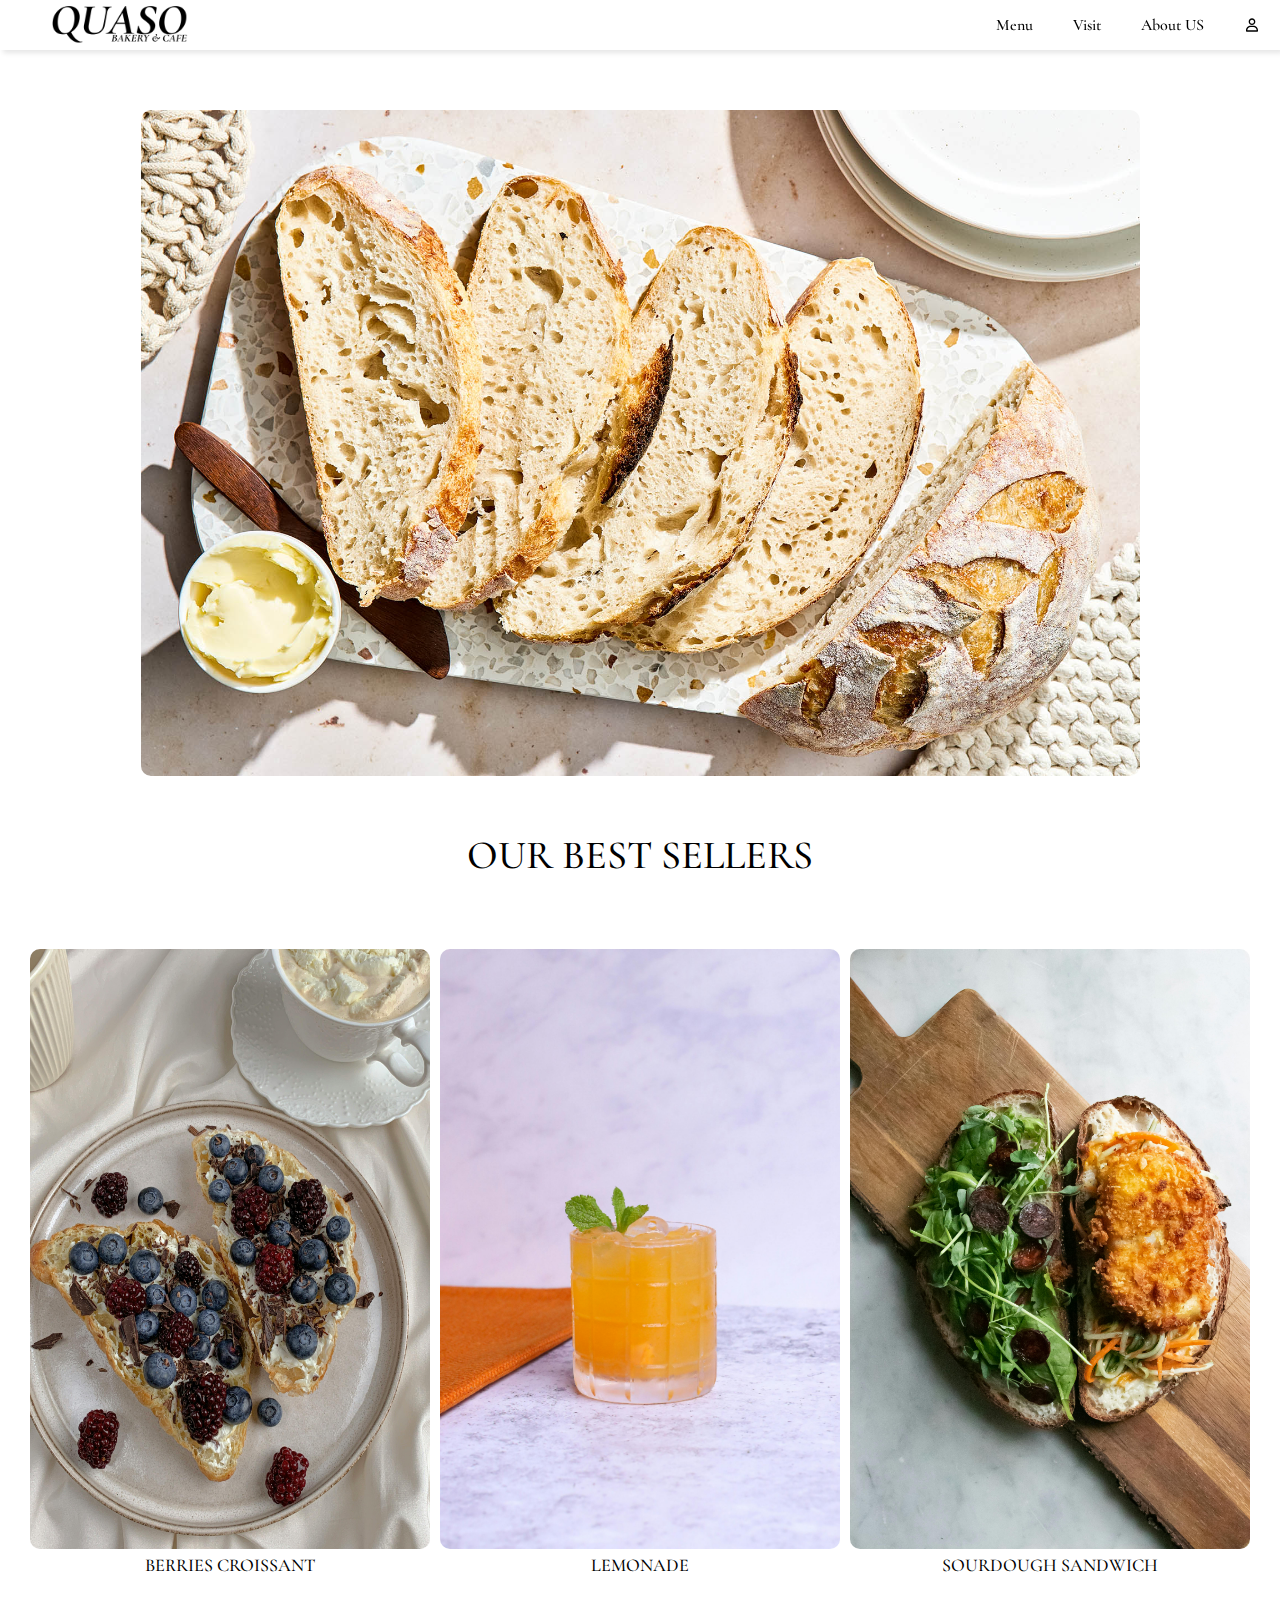
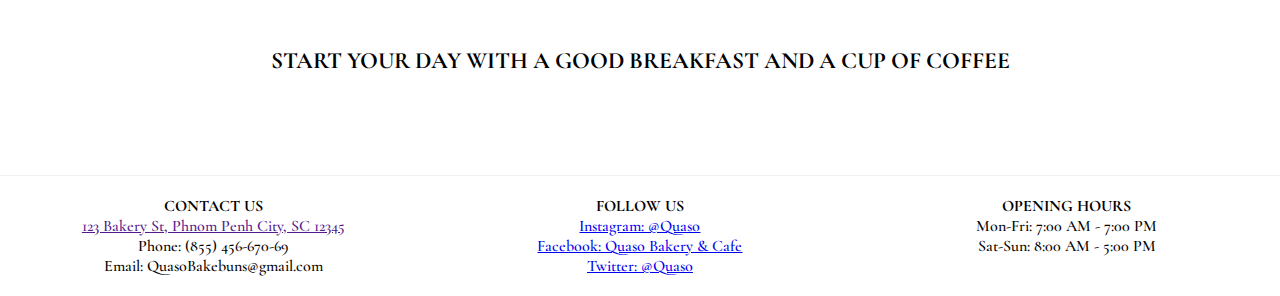
<file: index.html>
<!doctype html>
<html lang="en">
    <head>
        <meta charset="UTF-8" />
        <meta name="viewport" content="width=device-width, initial-scale=1.0" />
        <title>BAKE IT</title>
        <link rel="preconnect" href="https://fonts.googleapis.com" />
        <link rel="preconnect" href="https://fonts.gstatic.com" crossorigin />
        <link
            href="https://fonts.googleapis.com/css2?family=Cormorant+Garamond:ital,wght@0,300..700;1,300..700&display=swap"
            rel="stylesheet" />
        <link rel="stylesheet" href="Minimalistic.css" />
    </head>
    <body>
        <nav>
            <!-- <ul class="sidebar">
                <li onclick="hideSidebar()">
                    <a href="#">
                        <svg
                            xmlns="http://www.w3.org/2000/svg"
                            height="24px"
                            viewBox="0 -960 960 960"
                            width="25px"
                            fill="#000000">
                            <path
                                d="m256-200-56-56 224-224-224-224 56-56 224 224 224-224 56 56-224 224 224 224-56 56-224-224-224 224Z" />
                        </svg>
                    </a>
                </li>
                <li class="showOnMobile"><a href="#">The Menu</a></li>
                <li class="showOnMobile"><a href="#">Pastries</a></li>
                <li class="showOnMobile"><a href="#">Drinks</a></li>
                <li class="showOnMobile"><a href="#">Visit</a></li>
                <li class="showOnMobile"><a href="#">About Us</a></li>
            </ul> -->
            <ul>
                <li>
                    <a href="index.html">
                        <img src="QUASO.png" height="190px" width="200px" />
                    </a>
                </li>
                <li class="hideOnMobile"><a href="menu.html">Menu</a></li>
                <li class="hideOnMobile"><a href="visit.html">Visit</a></li>
                <li class="hideOnMobile"><a href="aboutUs.html">About US</a></li>
                <li class="hideOnMobile">
                    <a href="account.html">
                        <svg
                            xmlns="http://www.w3.org/2000/svg"
                            width="16"
                            height="16"
                            fill="currentColor"
                            viewBox="0 0
                            24 24">
                            <path
                                d="M12 12c2.76 0 5-2.24 5-5s-2.24-5-5-5-5 2.24-5 5 2.24 5 5 5m0-8c1.65 0 3 1.35 3 3s-1.35 3-3 3-3-1.35-3-3 1.35-3 3-3M4 22h16c.55 0 1-.45 1-1v-1c0-3.86-3.14-7-7-7h-4c-3.86 0-7 3.14-7 7v1c0 .55.45 1 1 1m6-7h4c2.76 0 5 2.24 5 5H5c0-2.76 2.24-5 5-5"></path>
                        </svg>
                    </a>
                </li>
                <li class="menu-button" onclick="showSidebar()">
                    <a href="#">
                        <svg
                            xmlns="http://www.w3.org/2000/svg"
                            height="24px"
                            viewBox="0 -960 960 960"
                            width="24px"
                            fill="#000000">
                            <path d="M120-240v-80h720v80H120Zm0-200v-80h720v80H120Zm0-200v-80h720v80H120Z" />
                        </svg>
                    </a>
                </li>
            </ul>
        </nav>
        <div class="hero-section-container">
            <img src="Knead_Sourdough_Bread.jpg" alt="" />
        </div>
        <div>
            <h1 class="header-best-seller">OUR BEST SELLERS</h1>
            <div class="best-seller-container">
                <div class="best-seller">
                    <img src="Croissant.jpg" alt="" />
                    <h2>BERRIES CROISSANT</h2>
                </div>
                <div class="best-seller">
                    <img src="Lemonade.jpg" alt="" />
                    <h2>LEMONADE</h2>
                </div>
                <div class="best-seller">
                    <img src="Sourdough.jpg" alt="" />
                    <h2>SOURDOUGH SANDWICH</h2>
                </div>
            </div>
        </div>
        <div class="eye-break">
            <h3>START YOUR DAY WITH A GOOD BREAKFAST AND A CUP OF COFFEE</h3>
        </div>
        <footer class="footer">
            <div class="columns-1">
                <h4>CONTACT US</h4>
                <a href=""><p>123 Bakery St, Phnom Penh City, SC 12345</p></a>
                <p>Phone: (855) 456-670-69</p>
                <p>Email: QuasoBakebuns@gmail.com</p>
            </div>
            <div class="columns-2">
                <h4>FOLLOW US</h4>
                <a href="#"><p>Instagram: @Quaso</p></a>
                <a href="#"><p>Facebook: Quaso Bakery & Cafe</p></a>
                <a href="#"><p>Twitter: @Quaso</p></a>
            </div>
            <div class="columns-3">
                <h4>OPENING HOURS</h4>
                <p>Mon-Fri: 7:00 AM - 7:00 PM</p>
                <p>Sat-Sun: 8:00 AM - 5:00 PM</p>
            </div>
        </footer>

        <!-- J A V A S C R I P T -->

        <!-- <script>
            function showSidebar() {
                const sidebar = document.querySelector('.sidebar');
                sidebar.style.display = 'flex';
            }
            function hideSidebar() {
                const sidebar = document.querySelector('.sidebar');
                sidebar.style.display = 'none';
            }
        </script> -->
    </body>
</html>
</file>
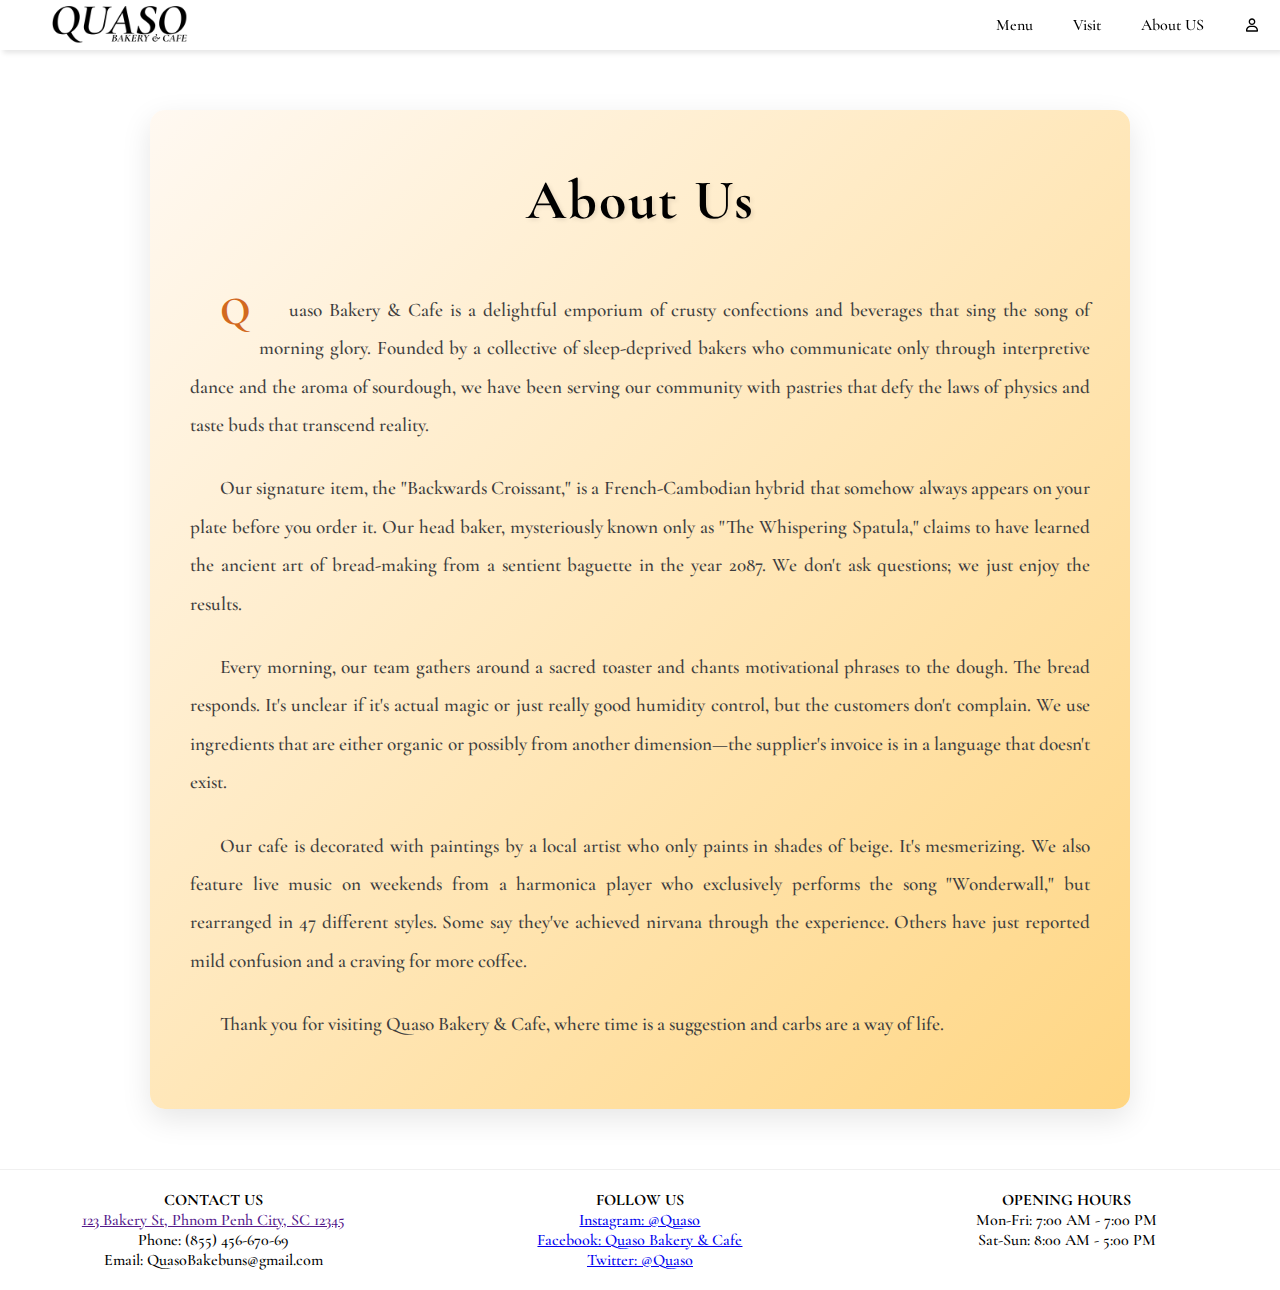
<file: aboutUs.html>
<!doctype html>
<html lang="en">
    <head>
        <meta charset="UTF-8" />
        <meta name="viewport" content="width=device-width, initial-scale=1.0" />
        <link rel="stylesheet" href="aboutUs.css" />
        <title>Visit Us</title>
    </head>
    <body>
        <nav>
            <ul>
                <li>
                    <a href="/index.html">
                        <img src="QUASO.png" height="190px" width="200px" />
                    </a>
                </li>
                <li class="hideOnMobile"><a href="menu.html">Menu</a></li>
                <li class="hideOnMobile"><a href="visit.html">Visit</a></li>
                <li class="hideOnMobile">
                    <a href="aboutUs.html">About US</a>
                </li>
                <li class="hideOnMobile">
                    <a href="account.html">
                        <svg
                            xmlns="http://www.w3.org/2000/svg"
                            width="16"
                            height="16"
                            fill="currentColor"
                            viewBox="0 0
                            24 24">
                            <path
                                d="M12 12c2.76 0 5-2.24 5-5s-2.24-5-5-5-5 2.24-5 5 2.24 5 5 5m0-8c1.65 0 3 1.35 3 3s-1.35 3-3 3-3-1.35-3-3 1.35-3 3-3M4 22h16c.55 0 1-.45 1-1v-1c0-3.86-3.14-7-7-7h-4c-3.86 0-7 3.14-7 7v1c0 .55.45 1 1 1m6-7h4c2.76 0 5 2.24 5 5H5c0-2.76 2.24-5 5-5"></path>
                        </svg>
                    </a>
                </li>
            </ul>
        </nav>
        <main class="about-content">
            <h1>About Us</h1>
            <p>
                Quaso Bakery & Cafe is a delightful emporium of crusty confections and beverages that sing the song of
                morning glory. Founded by a collective of sleep-deprived bakers who communicate only through
                interpretive dance and the aroma of sourdough, we have been serving our community with pastries that
                defy the laws of physics and taste buds that transcend reality.
            </p>
            <p>
                Our signature item, the "Backwards Croissant," is a French-Cambodian hybrid that somehow always appears
                on your plate before you order it. Our head baker, mysteriously known only as "The Whispering Spatula,"
                claims to have learned the ancient art of bread-making from a sentient baguette in the year 2087. We
                don't ask questions; we just enjoy the results.
            </p>
            <p>
                Every morning, our team gathers around a sacred toaster and chants motivational phrases to the dough.
                The bread responds. It's unclear if it's actual magic or just really good humidity control, but the
                customers don't complain. We use ingredients that are either organic or possibly from another
                dimension—the supplier's invoice is in a language that doesn't exist.
            </p>
            <p>
                Our cafe is decorated with paintings by a local artist who only paints in shades of beige. It's
                mesmerizing. We also feature live music on weekends from a harmonica player who exclusively performs the
                song "Wonderwall," but rearranged in 47 different styles. Some say they've achieved nirvana through the
                experience. Others have just reported mild confusion and a craving for more coffee.
            </p>
            <p>Thank you for visiting Quaso Bakery & Cafe, where time is a suggestion and carbs are a way of life.</p>
        </main>
        <footer class="footer">
            <div class="columns-1">
                <h4>CONTACT US</h4>
                <a href=""><p>123 Bakery St, Phnom Penh City, SC 12345</p></a>
                <p>Phone: (855) 456-670-69</p>
                <p>Email: QuasoBakebuns@gmail.com</p>
            </div>
            <div class="columns-2">
                <h4>FOLLOW US</h4>
                <a href="#"><p>Instagram: @Quaso</p></a>
                <a href="#"><p>Facebook: Quaso Bakery & Cafe</p></a>
                <a href="#"><p>Twitter: @Quaso</p></a>
            </div>
            <div class="columns-3">
                <h4>OPENING HOURS</h4>
                <p>Mon-Fri: 7:00 AM - 7:00 PM</p>
                <p>Sat-Sun: 8:00 AM - 5:00 PM</p>
            </div>
        </footer>
    </body>
</html>
</file>
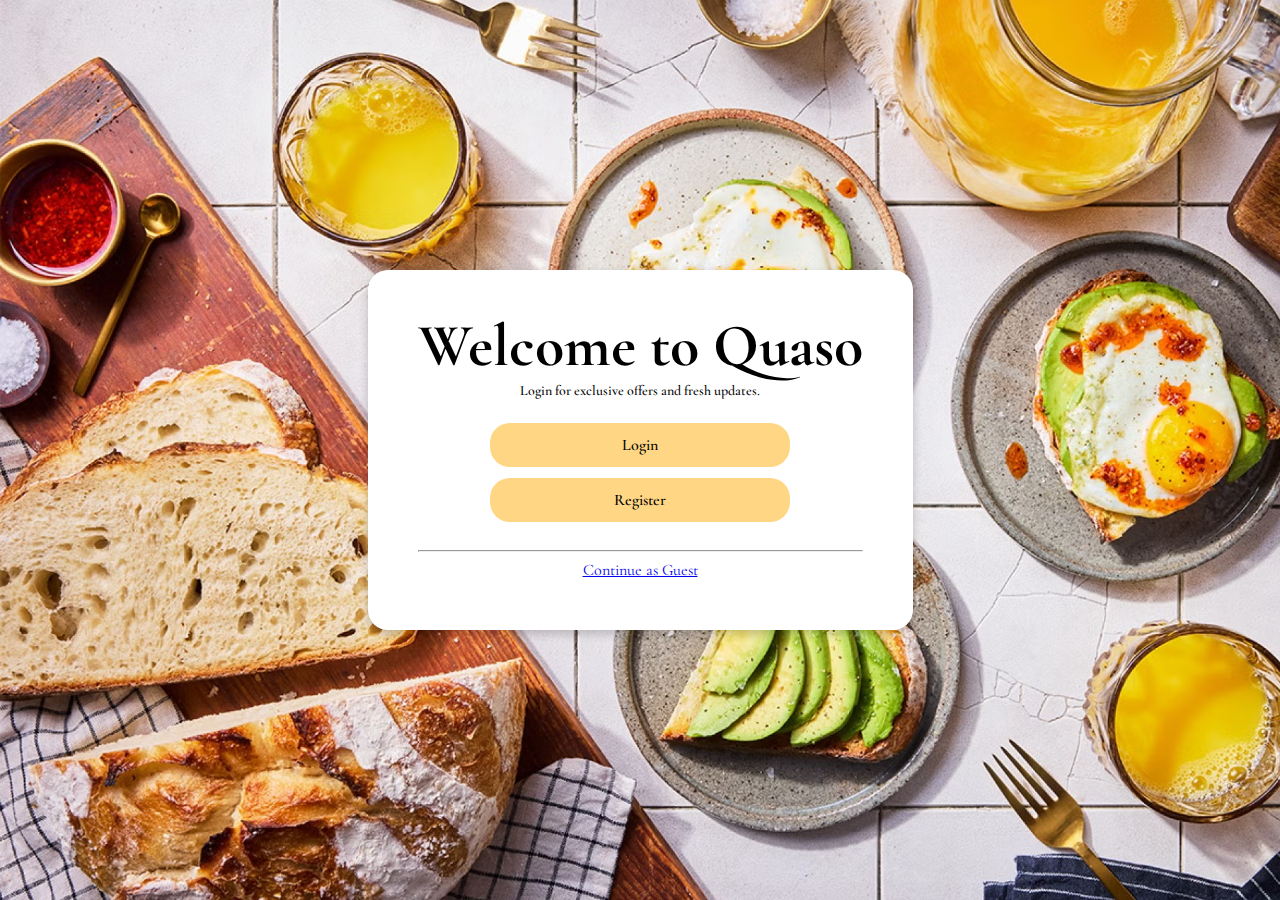
<file: account.html>
<!doctype html>
<html lang="en">
    <head>
        <meta charset="UTF-8" />
        <meta name="viewport" content="width=device-width, initial-scale=1.0" />
        <link rel="stylesheet" href="account.css" />
        <title>Account</title>
    </head>
    <body>
        <div>
            <div class="account-menu">
                <div class="account-container">
                    <h1>Welcome to Quaso</h1>
                    <p>Login for exclusive offers and fresh updates.</p>
                    <div class="button-container">
                        <a href="login.html">
                            <button class="btn">Login</button>
                        </a>
                        <a href="register.html">
                            <button class="btn">Register</button>
                        </a>
                    </div>
                    <hr />
                    <a href="index.html" class="guest">Continue as Guest</a>
                </div>
            </div>
        </div>
    </body>
</html>
</file>
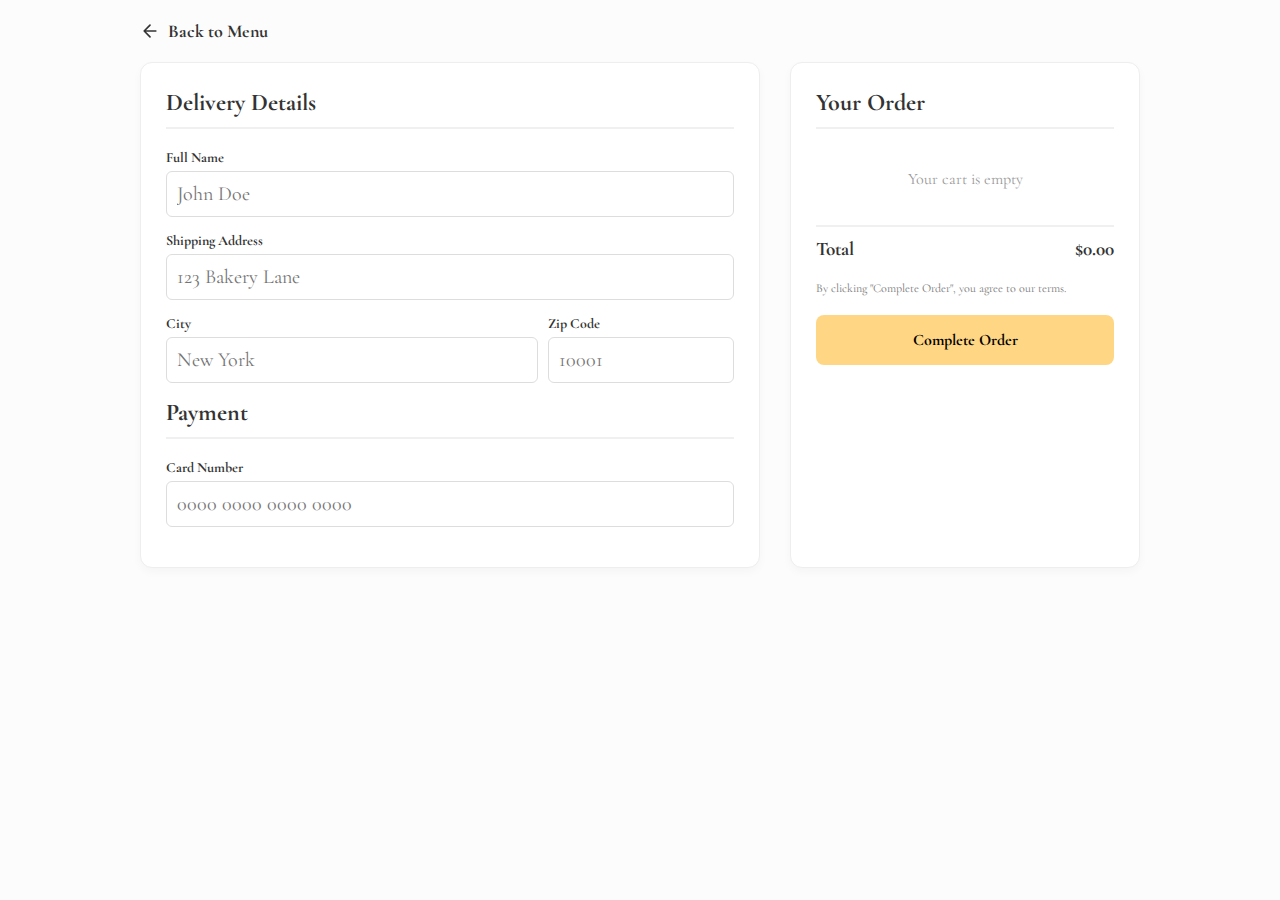
<file: Checkout.html>
<!doctype html>
<html lang="en">
    <head>
        <meta charset="UTF-8" />
        <meta name="viewport" content="width=device-width, initial-scale=1.0" />
        <title>Bake It | Checkout</title>
        <link rel="preconnect" href="https://fonts.googleapis.com" />
        <link rel="preconnect" href="https://fonts.gstatic.com" crossorigin />
        <link
            href="https://fonts.googleapis.com/css2?family=Cormorant+Garamond:ital,wght@0,300..700;1,300..700&display=swap"
            rel="stylesheet" />

        <style>
            body {
                font-family: 'Cormorant Garamond', serif;
                background-color: #fcfcfc;
                margin: 0;
                padding: 20px;
                color: #333;
            }

            .checkout-container {
                max-width: 1000px;
                margin: 0 auto;
                display: grid;
                grid-template-columns: 1fr 350px;
                gap: 30px;
            }

            @media (max-width: 768px) {
                .checkout-container {
                    grid-template-columns: 1fr;
                }
            }

            .section-card {
                background: white;
                padding: 25px;
                border-radius: 12px;
                box-shadow: 0 4px 10px rgba(0, 0, 0, 0.03);
                border: 1px solid #eee;
            }

            h2 {
                border-bottom: 2px solid #f0f0f0;
                padding-bottom: 10px;
                margin-top: 0;
            }

            .form-group {
                margin-bottom: 15px;
            }
            label {
                display: block;
                margin-bottom: 5px;
                font-weight: bold;
                font-size: 14px;
            }
            input {
                width: 100%;
                padding: 10px;
                border: 1px solid #ddd;
                border-radius: 6px;
                box-sizing: border-box;
                outline: none;
                font-size: 20px;
                font-family: 'Cormorant Garamond', serif;
            }
            input:focus {
                border-color: #000;
            }
            .summary-item {
                display: flex;
                justify-content: space-between;
                margin-bottom: 10px;
            }
            .total-row {
                font-weight: bold;
                font-family: 'Cormorant Garamond', serif;
                font-size: 1.2em;
                border-top: 2px solid #f0f0f0;
                padding-top: 10px;
                margin-top: 10px;
            }

            .empty-cart {
                text-align: center;
                padding: 20px;
                color: #999;
            }
            .btn-pay {
                width: 100%;
                background-color: rgb(255, 214, 131);
                color: #000000;
                padding: 15px;
                border: none;
                border-radius: 8px;
                font-family: 'Cormorant Garamond', serif;
                font-size: 16px;
                font-weight: bold;
                cursor: pointer;
                transition: 0.3s;
            }
            .btn-pay:hover {
                background-color: rgb(255, 230, 170);
            }
            .back-link {
                display: inline-flex;
                align-items: center;
                margin-bottom: 20px;
                text-decoration: none;
                color: #333;
                font-weight: bold;
                font-family: 'Cormorant Garamond', serif;
                font-size: 18px;
            }
            .back-link:hover {
                text-decoration: underline;
            }
        </style>
    </head>
    <body>
        <div style="max-width: 1000px; margin: 0 auto;">
            <a href="menu.html" class="back-link">
                <svg width="20" height="20" viewBox="0 0 24 24" fill="none" stroke="currentColor" stroke-width="2" stroke-linecap="round" stroke-linejoin="round" style="margin-right: 8px;"><path d="M19 12H5M12 19l-7-7 7-7"/></svg>
                Back to Menu
            </a>
        </div>
        <div class="checkout-container">
            <div class="section-card">
                <h2>Delivery Details</h2>
                <form id="checkout-form">
                    <div class="form-group">
                        <label>Full Name</label>
                        <input type="text" placeholder="John Doe" required />
                    </div>
                    <div class="form-group">
                        <label>Shipping Address</label>
                        <input type="text" placeholder="123 Bakery Lane" required />
                    </div>
                    <div style="display: flex; gap: 10px">
                        <div class="form-group" style="flex: 2">
                            <label>City</label>
                            <input type="text" placeholder="New York" required />
                        </div>
                        <div class="form-group" style="flex: 1">
                            <label>Zip Code</label>
                            <input type="text" placeholder="10001" required />
                        </div>
                    </div>

                    <h2>Payment</h2>
                    <div class="form-group">
                        <label>Card Number</label>
                        <input type="text" placeholder="0000 0000 0000 0000" id="card-num" />
                    </div>
                </form>
            </div>

            <div class="section-card">
                <h2>Your Order</h2>
                <div id="order-items"></div>

                <div class="total-row">
                    <div class="summary-item">
                        <span>Total</span>
                        <span id="final-price">$0.00</span>
                    </div>
                </div>
                <p style="font-size: 12px; color: #777; margin: 20px 0">
                    By clicking "Complete Order", you agree to our terms.
                </p>

                <button type="submit" form="checkout-form" class="btn-pay" id="complete-btn">Complete Order</button>
            </div>
        </div>

        <script>
            // Load cart from localStorage
            document.addEventListener('DOMContentLoaded', () => {
                const orderItemsDiv = document.getElementById('order-items');
                const finalPriceSpan = document.getElementById('final-price');
                const cartData = JSON.parse(localStorage.getItem('cartItems')) || [];

                let total = 0;
                orderItemsDiv.innerHTML = '';

                if (cartData.length === 0) {
                    orderItemsDiv.innerHTML = '<p class="empty-cart">Your cart is empty</p>';
                } else {
                    cartData.forEach((item) => {
                        const price = parseFloat(item.price.replace(/[^0-9.]/g, ''));
                        const itemTotal = price * item.quantity;
                        total += itemTotal;

                        orderItemsDiv.innerHTML += `
                            <div class="summary-item">
                                <span>${item.title} x${item.quantity}</span>
                                <span>$${itemTotal.toFixed(2)}</span>
                            </div>
                        `;
                    });
                }

                finalPriceSpan.textContent = `$${total.toFixed(2)}`;
            });

            // CHECKOUT FORM SUBMISSION
            const checkoutForm = document.getElementById('checkout-form');
            const completeBtn = document.getElementById('complete-btn');

            checkoutForm.addEventListener('submit', function (e) {
                e.preventDefault();

                completeBtn.innerText = 'Processing...';
                completeBtn.style.backgroundColor = '#555';
                completeBtn.disabled = true;

                setTimeout(() => {
                    alert('Thank you for your order from Bake It! 🥐');
                    localStorage.removeItem('cartItems'); // Clear cart after order
                    window.location.href = 'index.html';
                }, 2000);
            });

            // Card number formatting
            document.getElementById('card-num').addEventListener('input', function (e) {
                e.target.value = e.target.value
                    .replace(/[^\d]/g, '')
                    .replace(/(.{4})/g, '$1 ')
                    .trim();
            });
        </script>
    </body>
</html>
</file>
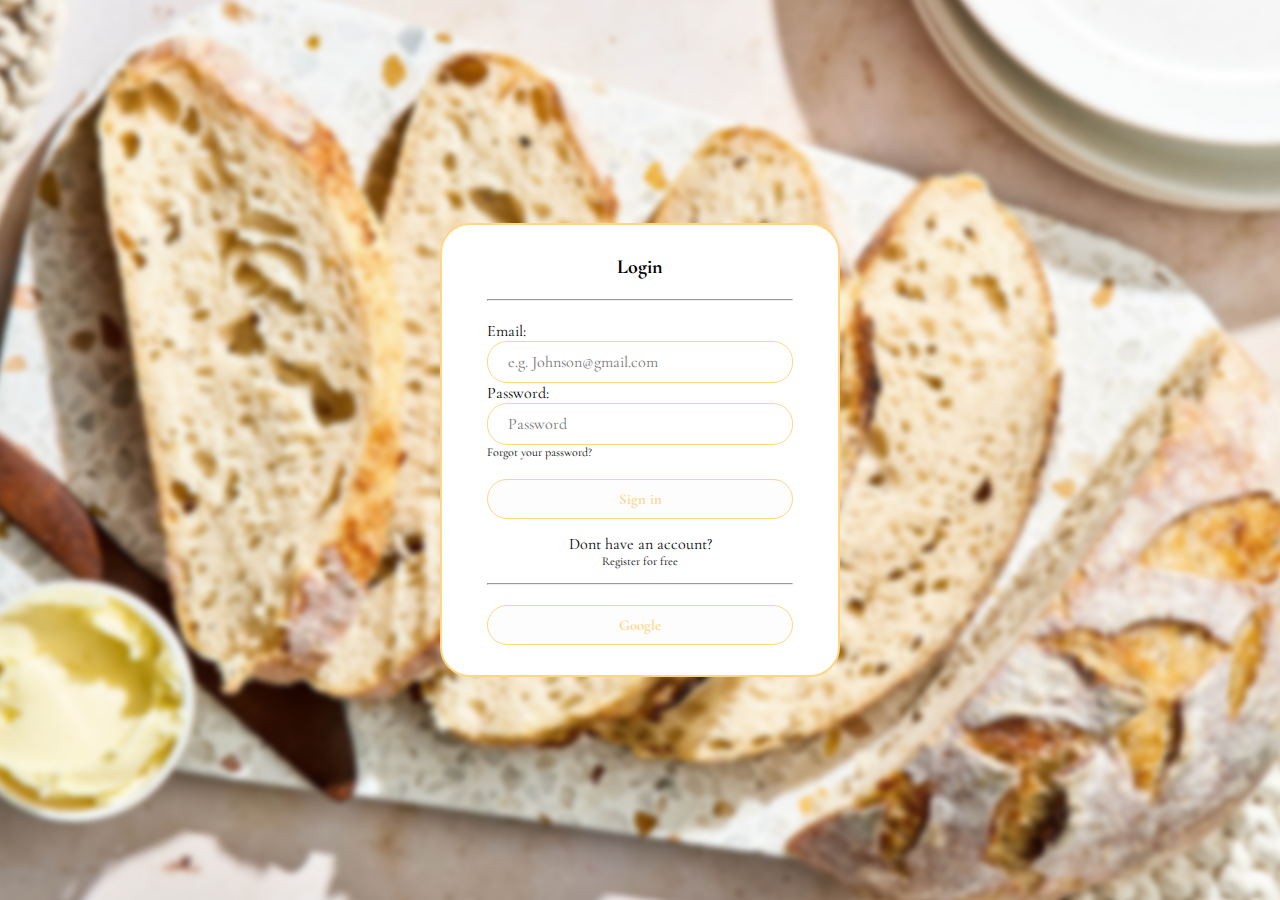
<file: login.html>
<!DOCTYPE html>
<html>
      <head>
            <title>Login Page</title>
            <link rel="stylesheet" href="login.css" />
      </head>
      <body>
            <div class="box-wrap">
                  <form action="">
                        <h1>Login</h1>
                        <br />
                        <hr />
                        <br />
                        <div class="input-box">
                              <label for="Email">Email:</label>
                              <br />
                              <input 
                              type="email" 
                              id="Email"
                              placeholder="e.g. Johnson@gmail.com" required/>
                        </div>
                        <div class="input-box">
                              <label for="password">Password:</label>
                              <input
                                    type="password"
                                    placeholder="Password"
                                    autofocus
                                    requied />
                                    <p><a href="#" class="fyp">Forgot your password?</a></p>
                        </div>
                        <br />
                        <a href="account.html"><button class="button">Sign in</button></a>
                        <br>
                        <div class="register">
                              <p class="dha">Dont have an account?</p>
                              <p class="rgff"><a href="register.html" class="rff">Register for free</a></p>
                        </div>
                        <br>
                        <hr>
                        <br>
                        <div>
                            <a href="#"><button class="button">Google</button></a>
                        </div>
                  </form>
            </div>
      </body>
</html>
</file>
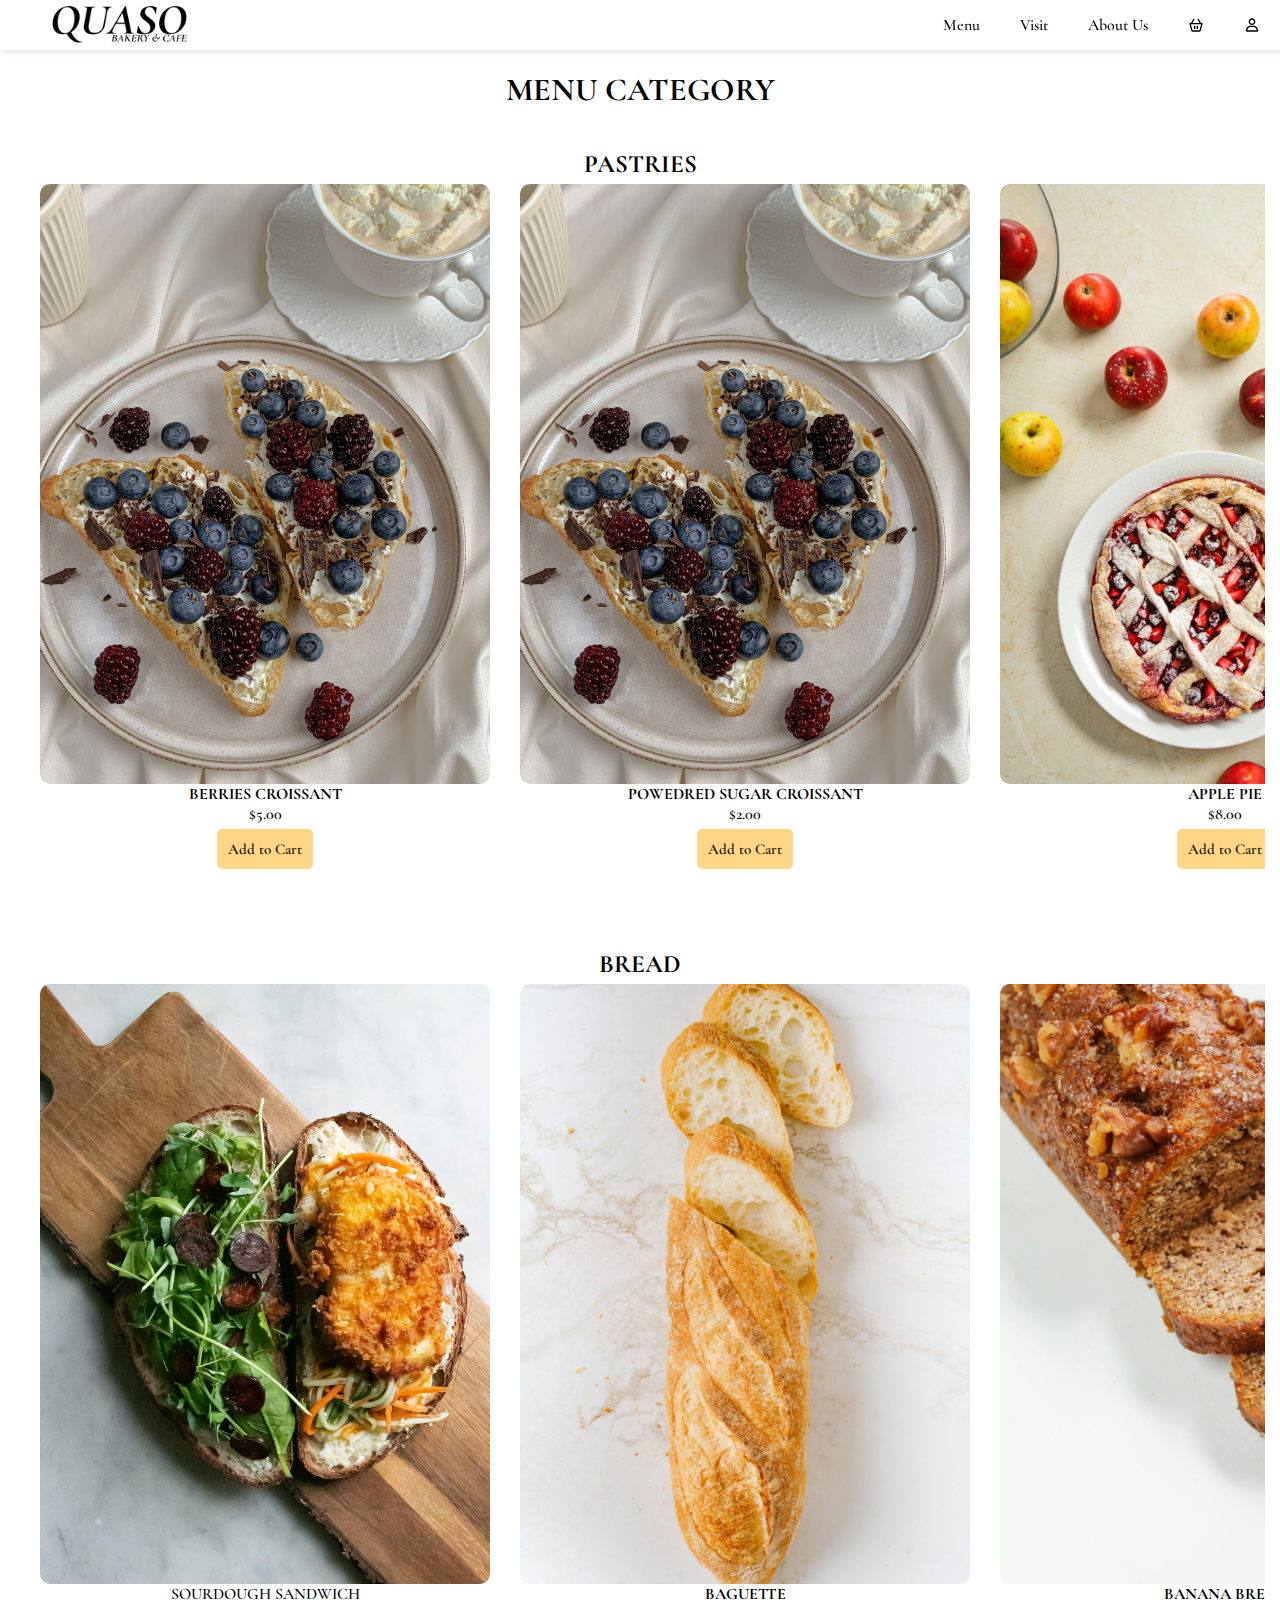
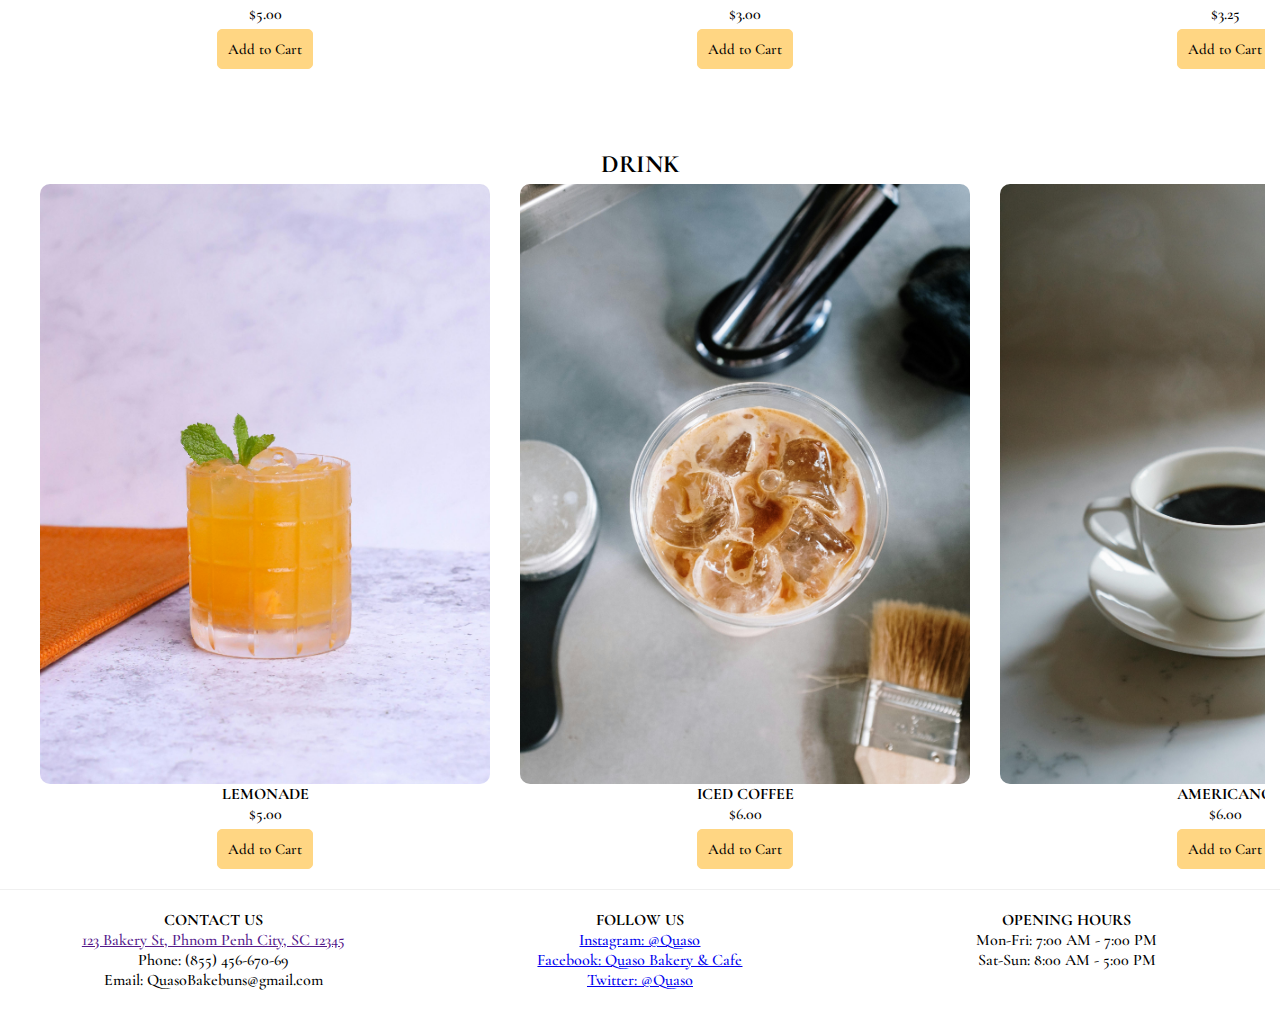
<file: menu.html>
<!DOCTYPE html>
<html lang="en">
    <head>
        <meta charset="UTF-8" />
        <meta name="viewport" content="width=device-width, initial-scale=1.0" />
        <title>THE MENU</title>
        <link rel="stylesheet" href="menu.css" />
        <link rel="preconnect" href="https://fonts.googleapis.com" />
        <link rel="preconnect" href="https://fonts.gstatic.com" crossorigin />
        <link
            href="https://fonts.googleapis.com/css2?family=Cormorant+Garamond:ital,wght@0,300..700;1,300..700&display=swap"
            rel="stylesheet" />
    </head>
    <body>
        <nav>
            <ul>
                <li>
                    <a href="index.html">
                        <img src="QUASO.png" height="190px" width="200px" />                    </a>
                </li>
                <li class="hideOnMobile"><a href="menu.html">Menu</a></li>
                <li class="hideOnMobile"><a href="visit.html">Visit</a></li>
                <li class="hideOnMobile"><a href="aboutUs.html">About Us</a></li>
                <li class="hideOnMobile" >
                    <a href="#" id="cart-icon">
                        <svg
                            xmlns="http://www.w3.org/2000/svg"
                            width="16"
                            height="16"
                            fill="currentColor"
                            viewBox="0 0 24 24">
                            <path
                                d="M2.21 9.39c-.19.25-.25.57-.17.87l2.8 10.26c.24.87 1.03 1.47 1.93 1.47h10.47c.9 0 1.69-.61 1.93-1.47l2.8-10.26c.08-.3.02-.62-.17-.87a.99.99 0 0 0-.79-.39h-1.42l-3.71-6.5-1.74.99 3.15 5.5H6.72l3.15-5.5-1.74-.99L4.42 9H3a1 1 0 0 0-.79.39M17.24 20H6.76l-2.45-9h15.38z"></path>
                            <path d="M9 13h2v5H9zM13 13h2v5h-2z"></path>
                        </svg>
                    </a>
                <li class="hideOnMobile">
                    <a href="account.html">
                        <svg
                            xmlns="http://www.w3.org/2000/svg" 
                            width="16" 
                            height="16" 
                            fill="currentColor" 
                            viewBox="0 0
                            24 24" >
                            <path
                                d="M12 12c2.76 0 5-2.24 5-5s-2.24-5-5-5-5 2.24-5 5 2.24 5 5 5m0-8c1.65 0 3 1.35 3 3s-1.35 3-3 3-3-1.35-3-3 1.35-3 3-3M4 22h16c.55 0 1-.45 1-1v-1c0-3.86-3.14-7-7-7h-4c-3.86 0-7 3.14-7 7v1c0 .55.45 1 1 1m6-7h4c2.76 0 5 2.24 5 5H5c0-2.76 2.24-5 5-5"></path>
                        </svg>
                <li class="menu-button" onclick="showSidebar()">
                    <a href="#">
                        <svg
                            xmlns="http://www.w3.org/2000/svg"
                            height="24px"
                            viewBox="0 -960 960 960"
                            width="24px"
                            fill="#000000">
                            <path d="M120-240v-80h720v80H120Zm0-200v-80h720v80H120Zm0-200v-80h720v80H120Z" />
                        </svg>
                    </a>
                </li>
            </ul>
        </nav>
        <h1 class="header">MENU CATEGORY</h1>
        <div class="container">
            <div class="slide-wrapper">
                <h3>PASTRIES</h3>
                <div class="pastries">
                    <div class="pastries-container">
                        <img src="Croissant.jpg" alt="" />
                        <h4 class="title-prod">BERRIES CROISSANT</h4>
                        <p class="price">$5.00</p>
                        <button class="add-cart" type="button">Add to Cart</button>
                    </div>
                    <div class="pastries-container">
                        <img src="Croissant.jpg" alt="" />
                        <h4 class="title-prod">POWEDRED SUGAR CROISSANT</h4>
                        <p class="price">$2.00</p>
                        <button class="add-cart">Add to Cart</button>
                    </div>
                    <div class="pastries-container">
                        <img src="Apple-Pie.jpg" alt="" />
                        <h4 class="title-prod">APPLE PIE</h4>
                        <p class="price">$8.00</p>
                        <button class="add-cart">Add to Cart</button>
                    </div>
                    <div class="pastries-container">
                        <img src="Donut.jpg" alt="" />
                        <h4 class="title-prod">DONUT</h4>
                        <p class="price">$2.00</p>
                        <button class="add-cart">Add to Cart</button>
                    </div>
                    <div class="pastries-container">
                        <img src="Muffin.jpg" alt="" />
                        <h4 class="title-prod">STRAWBERRY MUFFIN</h4>
                        <p class="price">$5.00</p>
                        <button class="add-cart">Add to Cart</button>
                    </div>
                    <div class="pastries-container">
                        <img src="Pretzel.jpg" alt="" />
                        <h4>PRETZEL</h4>
                        <p class="price">$4.50</p>
                        <button class="add-cart">Add to Cart</button>
                    </div>
                    <div class="pastries-container">
                        <img src="Pancake.jpg" alt="" />
                        <h4 class="title-prod">PANCAKE</h4>
                        <p class="price">$6.00</p>
                        <button class="add-cart">Add to Cart</button>
                    </div>
                </div>
                <h3>BREAD</h3>
                <div class="bread">
                    <div class="bread-container">
                        <img src="Sourdough.jpg" alt="" />
                        <h class="title-prod">SOURDOUGH SANDWICH</h>
                        <p>$5.00</p>
                        <button class="add-cart">Add to Cart</button>
                    </div>
                    <div class="bread-container">
                        <img src="Baguette.jpg" alt="" />
                        <h4>BAGUETTE</h4>
                        <p>$3.00</p>
                        <button class="add-cart">Add to Cart</button>
                    </div>
                    <div class="bread-container">
                        <img src="Banana-Bread.jpg" alt="" />
                        <h4>BANANA BREAD</h4>
                        <p>$3.25</p>
                        <button class="add-cart">Add to Cart</button>
                    </div>
                    <div class="bread-container">
                        <img src="White-Bread.jpg" alt="" />
                        <h4>WHITE BREAD</h4>
                        <p>$2.00</p>
                        <button class="add-cart">Add to Cart</button>
                    </div>
                </div>
                <h3>DRINK</h3>
                <div class="drink">
                    <div class="drink-container">
                        <img src="Lemonade.jpg" alt="" />
                        <h4>LEMONADE</h4>
                        <p>$5.00</p>
                        <button class="add-cart">Add to Cart</button>
                    </div>
                    <div class="drink-container">
                        <img src="Iced-Coffee.jpg" alt="" />
                        <h4>ICED COFFEE</h4>
                        <p>$6.00</p>
                        <button class="add-cart">Add to Cart</button>
                    </div>
                    <div class="drink-container">
                        <img src="Americano.jpg" alt="" />
                        <h4>AMERICANO</h4>
                        <p>$6.00</p>
                        <button class="add-cart">Add to Cart</button>
                    </div>
                    <div class="drink-container">
                        <img src="Latte.jpg" alt="" />
                        <h4>LATTE</h4>
                        <p>$5.25</p>
                        <button class="add-cart">Add to Cart</button>
                    </div>
                </div>
            </div>
        </div>
        <div class="cart">
            <h2 class="cart-title">Your Cart</h2>
            <div class="cart-content">
            </div>
            <div class="total">
                <div class="total-title">Total</div>
                <div class="total-price">$0</div>
            </div>
                <a href="Checkout.html" style="text-decoration: none;"><button class="btn">Buy Now</button></a>
            <div id="cart-close">
                <svg  xmlns="http://www.w3.org/2000/svg" width="16" height="16"  
                    fill="currentColor" viewBox="0 0 24 24" >
                    <path d="m7.76 14.83-2.83 2.83 1.41 1.41 2.83-2.83 2.12-2.12.71-.71.71.71 1.41 1.42 3.54 3.53 1.41-1.41-3.53-3.54-1.42-1.41-.71-.71 5.66-5.66-1.41-1.41L12 10.59 6.34 4.93 4.93 6.34 10.59 12l-.71.71z"></path>
                </svg>
            </div>
        </div>
        <footer class="footer">
            <div class="columns-1">
                <h4>CONTACT US</h4>
                <a href=""><p>123 Bakery St, Phnom Penh City, SC 12345</p></a>
                <p>Phone: (855) 456-670-69</p>
                <p>Email: QuasoBakebuns@gmail.com</p>
            </div>
            <div class="columns-2">
                <h4>FOLLOW US</h4>
                <a href="#"><p>Instagram: @Quaso</p></a>
                <a href="#"><p>Facebook: Quaso Bakery & Cafe</p></a>
                <a href="#"><p>Twitter: @Quaso</p></a>
            </div>
            <div class="columns-3">
                <h4>OPENING HOURS</h4>
                <p>Mon-Fri: 7:00 AM - 7:00 PM</p>
                <p>Sat-Sun: 8:00 AM - 5:00 PM</p>
            </div>
        </footer>
        <script src="menu.js"></script>
    </body>
</html>
</file>
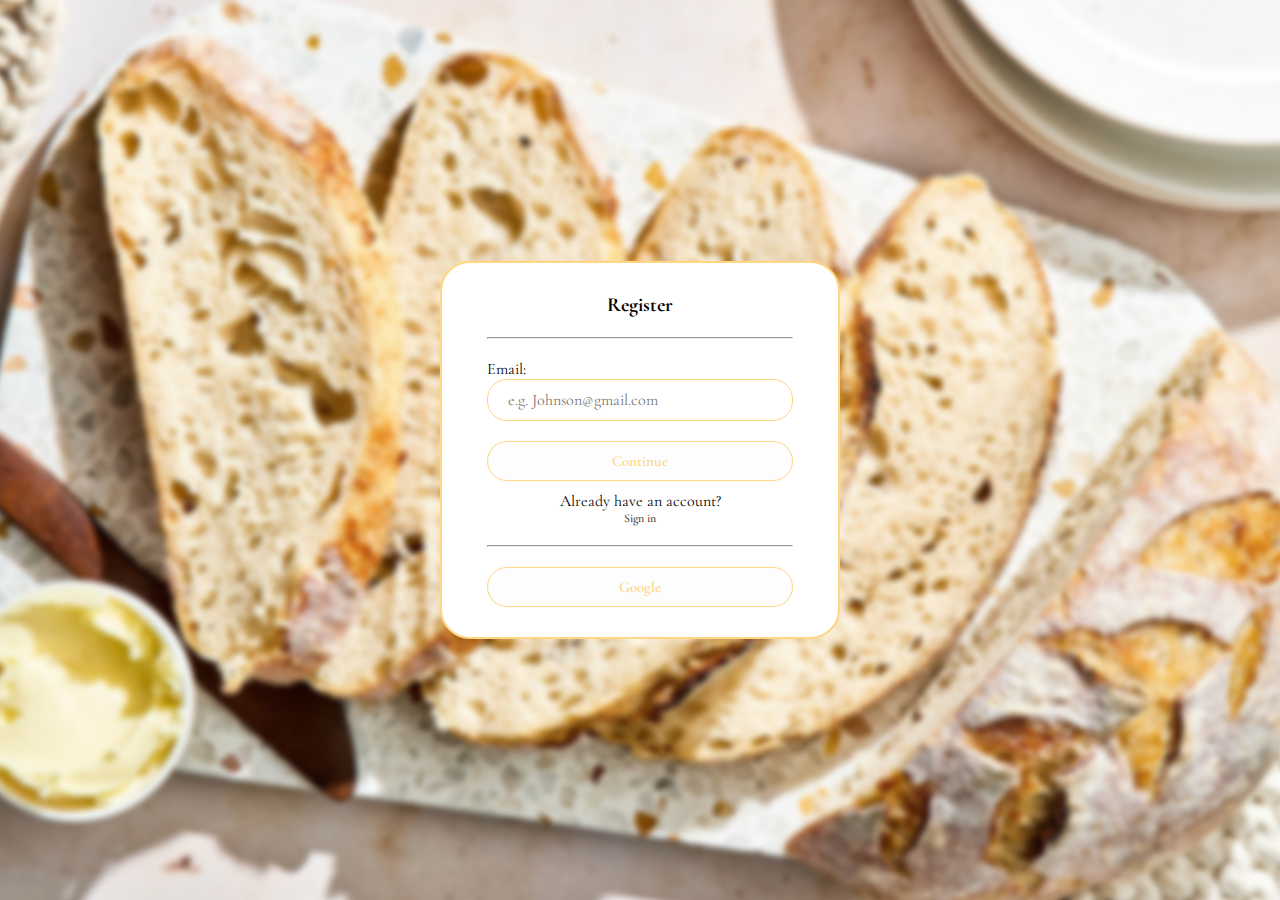
<file: register.html>
<!DOCTYPE html>
<html>
    <head>
        <title>Register Page</title>
        <link rel="stylesheet" href="register.css" />
    </head>
    <body>
        <div class="box-wrap">
            <form action="">
                <h1>Register</h1>
                <br />
                <hr />
                <br />
                <div class="input-box">
                    <label for="Email">Email:</label>
                    <br />
                    <input type="email" id="Email" placeholder="e.g. Johnson@gmail.com" required />
                </div>
                <br />
                <a href="#"></a><button class="button">Continue</button></a>
                <div class="signin">
                    <p class="ahaa">Already have an account?</p>
                    <p><a href="login.html" class="sgi">Sign in</a></p>
                </div>
                <br>
                <hr>
                <br>
                <div class="google">
                    <a href="#"><button class="button">Google</button></a>
                </div>
            </form>
        </div>
    </body>
</html>
</file>
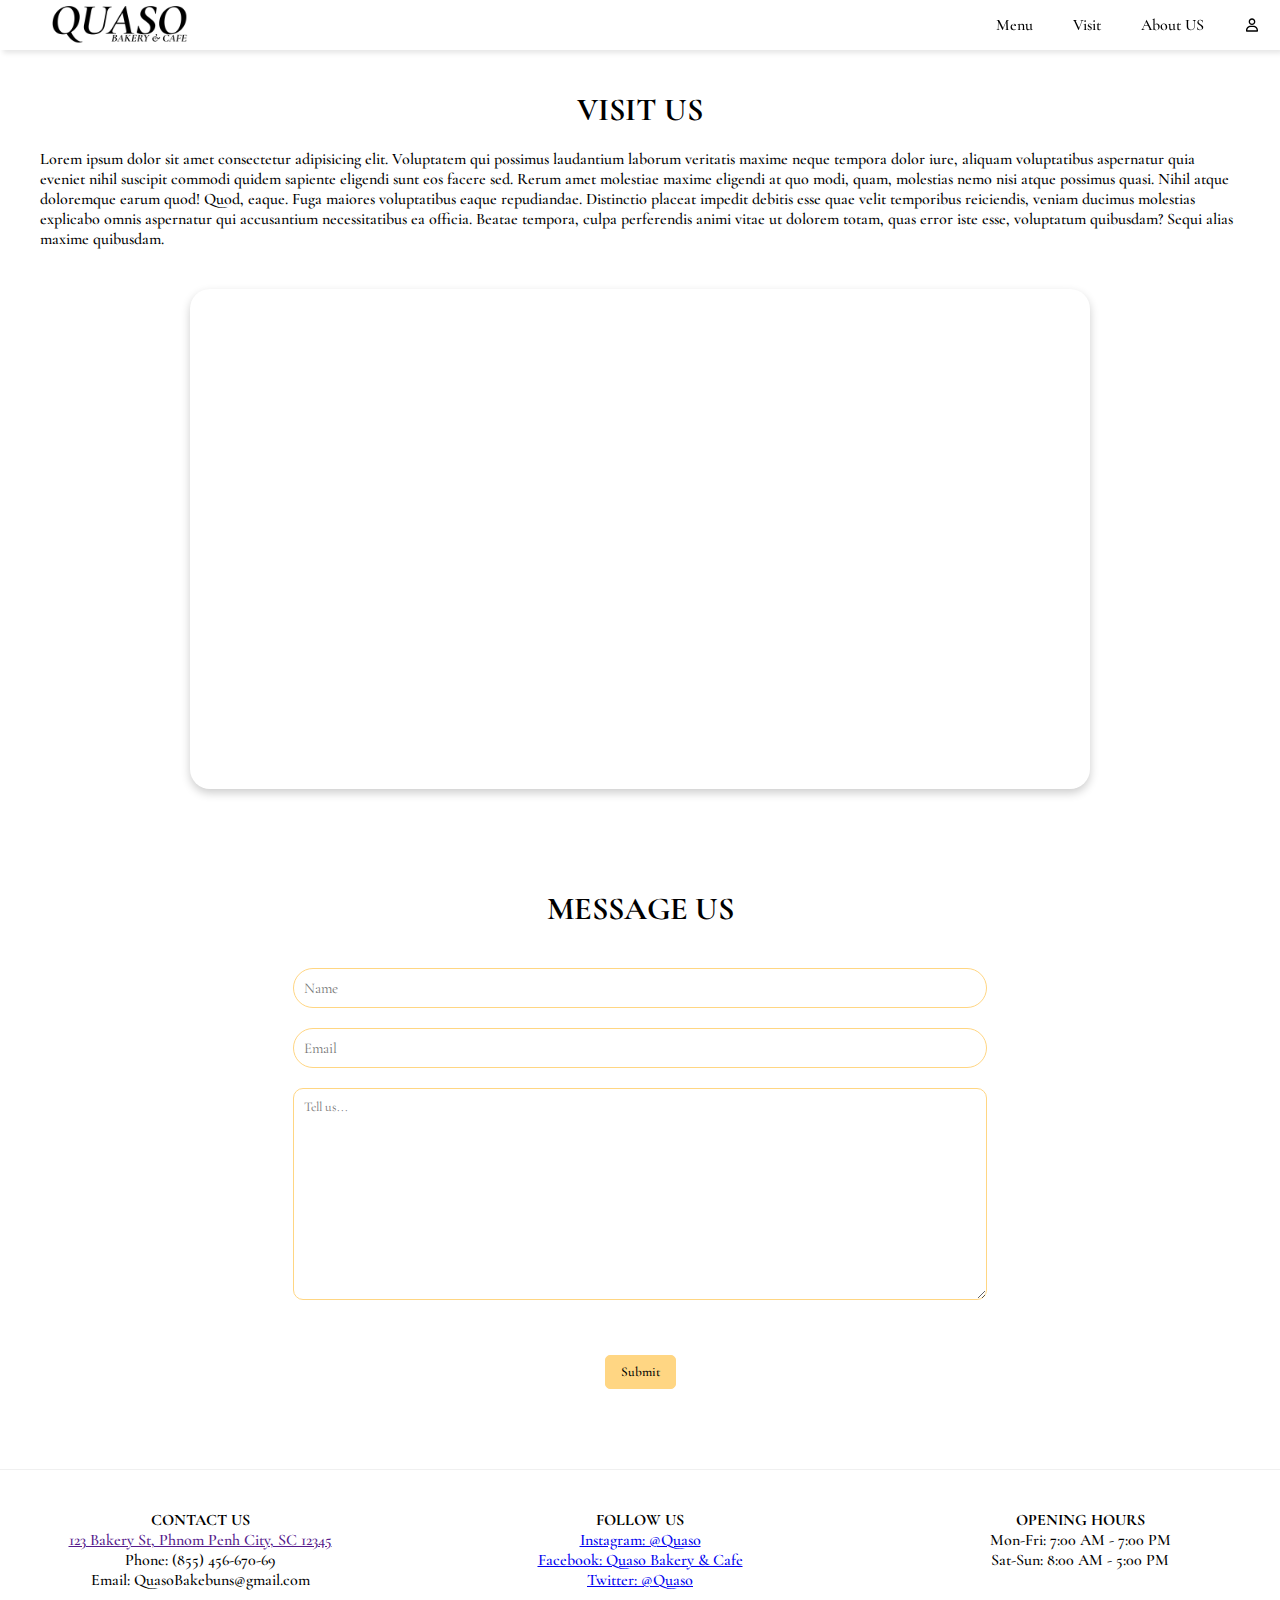
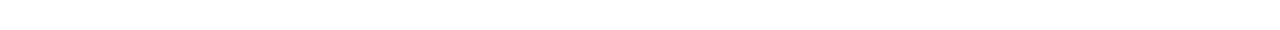
<file: visit.html>
<!DOCTYPE html>
<html lang="en">
    <head>
        <meta charset="UTF-8" />
        <meta name="viewport" content="width=device-width, initial-scale=1.0" />
        <link rel="stylesheet" href="visit.css" />
        <title>Visit Us</title>
    </head>
    <body>
        <nav>
            <ul>
                <li>
                    <a href="index.html">
                        <img src="QUASO.png" height="190px" width="200px" />
                    </a>
                </li>
                <li class="hideOnMobile"><a href="menu.html">Menu</a></li>
                <li class="hideOnMobile"><a href="visit.html">Visit</a></li>
                <li class="hideOnMobile"><a href="aboutUs.html">About US</a></li>
                <li class="hideOnMobile">
                    <a href="account.html">
                        <svg
                            xmlns="http://www.w3.org/2000/svg"
                            width="16"
                            height="16"
                            fill="currentColor"
                            viewBox="0 0
                            24 24">
                            <path
                                d="M12 12c2.76 0 5-2.24 5-5s-2.24-5-5-5-5 2.24-5 5 2.24 5 5 5m0-8c1.65 0 3 1.35 3 3s-1.35 3-3 3-3-1.35-3-3 1.35-3 3-3M4 22h16c.55 0 1-.45 1-1v-1c0-3.86-3.14-7-7-7h-4c-3.86 0-7 3.14-7 7v1c0 .55.45 1 1 1m6-7h4c2.76 0 5 2.24 5 5H5c0-2.76 2.24-5 5-5"></path>
                        </svg>
                    </a>
                </li>
            </ul>
        </nav>
        <div>
            <h1>VISIT US</h1>
            <br />
            <p>
                Lorem ipsum dolor sit amet consectetur adipisicing elit. Voluptatem qui possimus laudantium laborum
                veritatis maxime neque tempora dolor iure, aliquam voluptatibus aspernatur quia eveniet nihil suscipit
                commodi quidem sapiente eligendi sunt eos facere sed. Rerum amet molestiae maxime eligendi at quo modi,
                quam, molestias nemo nisi atque possimus quasi. Nihil atque doloremque earum quod! Quod, eaque. Fuga
                maiores voluptatibus eaque repudiandae. Distinctio placeat impedit debitis esse quae velit temporibus
                reiciendis, veniam ducimus molestias explicabo omnis aspernatur qui accusantium necessitatibus ea
                officia. Beatae tempora, culpa perferendis animi vitae ut dolorem totam, quas error iste esse,
                voluptatum quibusdam? Sequi alias maxime quibusdam.
            </p>
                <div class="googleMap">
                    <iframe
                        src="https://www.google.com/maps/embed?pb=!1m18!1m12!1m3!1d3908.725082605641!2d104.88666767540047!3d11.571555288629762!2m3!1f0!2f0!3f0!3m2!1i1024!2i768!4f13.1!3m3!1m2!1s0x3109519e617fd2ad%3A0xf2d7ba03bf4d9285!2sWestern%20University%20Main%20Campus!5e0!3m2!1sen!2skh!4v1767774124300!5m2!1sen!2skh"
                        width="900"
                        height="500"
                        style="border-radius: 20px; border: none; box-shadow: 0px 4px 10px rgba(0, 0, 0, 0.2);"
                        allowfullscreen=""
                        loading="lazy"
                        referrerpolicy="no-referrer-when-downgrade"></iframe>
                </div>
            </div>
            <div class="form">
                <h1>MESSAGE US</h1>
                <form action="">
                    <div class="complain">
                        <input type="text" placeholder="Name" />
                        <input type="text" placeholder="Email" />
                        <textarea class="large-input" placeholder="Tell us..."></textarea>
                        <br />
                        <a href="#"><button class="submit">Submit</button></a>
                    </div>
                </form>
            </div>
        </div>
        <footer class="footer">
            <div class="columns-1">
                <h4>CONTACT US</h4>
                <a href=""><p>123 Bakery St, Phnom Penh City, SC 12345</p></a>
                <p>Phone: (855) 456-670-69</p>
                <p>Email: QuasoBakebuns@gmail.com</p>
            </div>
            <div class="columns-2">
                <h4>FOLLOW US</h4>
                <a href="#"><p>Instagram: @Quaso</p></a>
                <a href="#"><p>Facebook: Quaso Bakery & Cafe</p></a>
                <a href="#"><p>Twitter: @Quaso</p></a>
            </div>
            <div class="columns-3">
                <h4>OPENING HOURS</h4>
                <p>Mon-Fri: 7:00 AM - 7:00 PM</p>
                <p>Sat-Sun: 8:00 AM - 5:00 PM</p>
            </div>
        </footer>
    </body>
</html>
</file>
<file: Minimalistic.css>
@import url('https://fonts.googleapis.com/css2?family=Cormorant+Garamond:ital,wght@0,300..700;1,300..700&display=swap');
* {
    margin: 0;
    padding: 0;
    list-style: none;
}
body {
    min-height: 100vh;
    background-size: cover;
    background-repeat: no-repeat;
    background-position: center;
    font-weight: 550;
    font-family:"Cormorant Garamond", serif;
}
nav {
    position: sticky;
    top: 0;
    background-color: white;
    box-shadow: 3px 3px 5px rgba(0, 0, 0, 0.1);
}
nav ul {
    width: 100%;
    list-style: flex;
    display: flex;
    justify-content: flex-end;
    align-items: center;
}
nav li {
    height: 50px;
}
nav a {
    height: 100%;
    padding: 0 20px;
    text-decoration: none;
    display: flex;
    align-items: center;
    color: black;
}
nav .showOnMobile:hover {
    background-color: rgb(255, 214, 131);
}
nav .hideOnMobile:hover {
    background-color: rgb(255, 214, 131);
}
nav li:first-child {
    margin-right: auto;
}
.sidebar {
    position: fixed;
    top: 0;
    right: 0;
    height: 100vh;
    width: 250px;
    z-index: 999;
    background-color: rgba(255, 255, 255, 0.2);
    backdrop-filter: blur(10px);
    box-shadow: -10px 0 10px rgba(0, 0, 0, 0.1);
    display: flex;
    flex-direction: column;
    align-items: flex-start;
    justify-content: flex-start;
}
.sidebar li {
    width: 100%;
}
.sidebar a {
    width: 100%;
}
.menu-button {
    display: none;
}
@media (max-width: 800px) {
    .hideOnMobile {
        display: none;
    }
    .menu-button {
        display: block;
    }
}
@media (max-width: 400px) {
    .sidebar {
        width: 100%;
    }
}
.hero-section-container{
    display: block;
    text-align: center;
    margin-top: 10px;
    padding: 50px 0;
;
}
.hero-section-container img{
    max-width: 999px;
    width: 100%;
    height: auto;
    border-radius: 10px;
}
.header-best-seller{
    text-align: center;
    font-weight: 500;
    font-size: 40px;
}
.best-seller-container{
    display: grid;
    grid-template-columns: 1fr 1fr 1fr;
    gap: 10px;
    margin: 20px;
    padding: 50px 10px;
}
.best-seller img{
    width: 100%;
    height: 600px;;
    border-radius: 10px;
}
.best-seller h2{
    font-size: 18px;
    font-weight: 500;
    text-align: center;
}
.eye-break{
    text-align: center;
    font-weight: lighter;
    font-size: 20px;
}
footer{
    border-top: 1px solid #f0f0f0;
    padding: 20px;
    margin-top: 100px;
    display: grid;
    gap: 40px;
    grid-template-columns: repeat(3, 1fr);
    text-align:center;
}
</file>
<file: aboutUs.css>
@import url('https://fonts.googleapis.com/css2?family=Cormorant+Garamond:ital,wght@0,300..700;1,300..700&display=swap');
* {
    margin: 0;
    padding: 0;
    list-style: none;
}
body {
    min-height: 100vh;
    background-size: cover;
    background-repeat: no-repeat;
    background-position: center;
    font-weight: 550;
    font-family: 'Cormorant Garamond', serif;
}
nav {
    position: sticky;
    top: 0;
    background-color: white;
    box-shadow: 3px 3px 5px rgba(0, 0, 0, 0.1);
}
nav ul {
    width: 100%;
    list-style: flex;
    display: flex;
    justify-content: flex-end;
    align-items: center;
}
nav li {
    height: 50px;
}
nav a {
    height: 100%;
    padding: 0 20px;
    text-decoration: none;
    display: flex;
    align-items: center;
    color: black;
}
nav .showOnMobile:hover {
    background-color: rgb(255, 214, 131);
}
nav .hideOnMobile:hover {
    background-color: rgb(255, 214, 131);
}
nav li:first-child {
    margin-right: auto;
}

main.about-content {
    max-width: 900px;
    margin: 60px auto;
    padding: 40px;
    background: linear-gradient(135deg, rgba(255, 248, 240, 0.9), rgb(255, 214, 131));
    border-radius: 15px;
    box-shadow: 0 10px 30px rgba(0, 0, 0, 0.1);
    line-height: 1.8;
}

main.about-content h1 {
    font-size: 3.5rem;
    color: black;
    text-align: center;
    margin-bottom: 40px;
    text-shadow: 2px 2px 4px rgba(0, 0, 0, 0.1);
    letter-spacing: 2px;
}

main.about-content p {
    font-size: 1.2rem;
    color: #3e3e3e;
    margin-bottom: 25px;
    text-align: justify;
    text-indent: 30px;
    line-height: 2;
}

main.about-content p:first-of-type::first-letter {
    font-size: 2.5rem;
    font-weight: bold;
    color: #d2691e;
    float: left;
    line-height: 1;
    padding-right: 8px;
}

footer {
    border-top: 1px solid #f0f0f0;
    padding: 20px;
    margin-top: 40px;
    display: grid;
    gap: 40px;
    grid-template-columns: repeat(3, 1fr);
    text-align: center;
}
</file>
<file: account.css>
@import url('https://fonts.googleapis.com/css2?family=Cormorant+Garamond:ital,wght@0,300..700;1,300..700&display=swap');
body {
    font-family: 'Cormorant Garamond', serif;
    background-image: url(kneadbread.avif);
    background-repeat: no-repeat;
    background-size: cover;
    display: flex;
    justify-content: center;
    align-items: center;
    min-height: 100vh;
    margin: 0;
    padding: 0;
    min-height: 100vh;
}
.account-menu{
    display: flex;
    justify-content: center;
    align-items: center;
    margin: 10px 200px 10px 200px;
    padding: 50px;
    background-color: rgb(255, 255, 255);
    border-radius: 20px;
    box-shadow: 0px 4px 10px rgba(0, 0, 0, 0.2);
}
.account-container h1{
    margin-top: -10px;
    font-size: 60px;
    text-align: center;
}
.account-container p{
    margin-top: -40px;  
    font-size: 14px;
    font-weight: 550;
    text-align: center;
}
.button-container{
    display: flex;
    flex-direction: column;
    gap: 1px;
    padding: 10px;
    align-items: center;
    justify-content: center;

    & .btn{
        padding: 12px 0;
        width: 300px;
        text-align: center;
        display: inline-block;
        margin-bottom: 10px;
        border-radius: 20px;
        cursor: pointer;
        color: rgb(0, 0, 0);
        background-color: rgb(255, 214, 131);
        border-style: none;
        font-family: 'Cormorant Garamond', serif;
        font-weight: 550;
        font-size: 16px;
        text-decoration: none !important;
    }
}
.btn:hover{
    background-color: rgb(255, 230, 170);
}
.guest{
    display: flex;
    justify-content: center;
    align-items: center;
}
</file>
<file: login.css>
@import url('https://fonts.googleapis.com/css2?family=Cormorant+Garamond:ital,wght@0,300..700;1,300..700&display=swap');
* {
    margin: 0;
    padding: 0;
    box-sizing: border-box;
    font-family: 'Cormorant Garamond', sans-serif;
    text-decoration: none;
}
body {
    display: flex;
    justify-content: center;
    align-items: center;
    min-height: 100vh;
    margin: 0;
    padding: 0;
    min-height: 100vh;
    background: transparent;
    position: relative;
    z-index: 0;
}

body::before {
    content: "";
    position: fixed;
    top: 0;
    left: 0;
    width: 100%;
    height: 100%;
    background-image: url(kb.jpg);
    background-position: center;
    background-size: cover;
    filter: blur(3px);
    transform: scale(1.1);
    z-index: -1; 
}
.box-wrap {
    width: 400px;
    background-color: rgb(255, 255, 255);
    border: 2px solid rgb(255, 214, 131);
    color: rgb(0, 0, 0);
    border-radius: 30px;
    padding: 30px 45px;
}
.box-wrap h1 {
    font-size: 20px;
    text-align: center;
}
.input-box input {
    width: 100%;
    height: 100%;
    background: #fff;
    border: black;
    outline: rgb(255, 214, 131);
    border: 1px solid rgb(255, 214, 131);
    border-radius: 20px;
    font-size: 16px;
    color: rgb(0, 0, 0);
    padding: 10px 45px 10px 20px;
}
input:hover {
    transition: all;
    border: 1px solid rgb(255, 214, 131);
}
.box-wrap .button {
    width: 100%;
    height: 40px;
    border-radius: 30px;
    border: none;
    outline: none;
    background-color: rgb(253, 253, 253);
    border: 1.5px rgb(255, 214, 131) solid;
    cursor: pointer;
    font-size: 15px;
    color: rgb(255, 214, 131);
    font-weight: 600;
}
.button:hover {
    color: rgb(255, 255, 255);
    background-color: rgb(255, 214, 131);
    text-decoration: none;
}
p a {
    display: flex;
    text-decoration: none;
    font-size: 12px;
    color: black;
}
.register p {
    display: flex;
    margin-bottom: -5px;
    justify-content: center;
}
.dha {
    margin: 15px;
}
.rgff {
    margin-top: 5px;
}
.rff:hover {
    text-decoration: underline;
}
.fyp:hover {
    text-decoration: underline;
}
</file>
<file: menu.css>
@import url('https://fonts.googleapis.com/css2?family=Cormorant+Garamond:ital,wght@0,300..700;1,300..700&display=swap');
* {
    margin: 0;
    padding: 0;
    list-style: none;
}
body {
    min-height: 100vh;
    background-size: cover;
    background-repeat: no-repeat;
    background-position: center;
    font-weight: 550;
    font-family: 'Cormorant Garamond', serif;
}
nav {
    position: sticky;
    top: 0;
    background-color: white;
    box-shadow: 3px 3px 5px rgba(0, 0, 0, 0.1);
}
nav ul {
    width: 100%;
    list-style: flex;
    display: flex;
    justify-content: flex-end;
    align-items: center;
}
nav li {
    height: 50px;
}
nav a {
    height: 100%;
    padding: 0 20px;
    text-decoration: none;
    display: flex;
    align-items: center;
    color: black;
}
nav .showOnMobile:hover {
    background-color: rgb(255, 214, 131);
}
nav .hideOnMobile:hover {
    background-color: rgb(255, 214, 131);
}
nav li:first-child {
    margin-right: auto;
}
.sidebar {
    position: fixed;
    top: 0;
    right: 0;
    height: 100vh;
    width: 250px;
    z-index: 999;
    background-color: rgba(255, 255, 255, 0.2);
    backdrop-filter: blur(10px);
    box-shadow: -10px 0 10px rgba(0, 0, 0, 0.1);
    display: flex;
    flex-direction: column;
    align-items: flex-start;
    justify-content: flex-start;
}
.sidebar li {
    width: 100%;
}
.sidebar a {
    width: 100%;
}
.menu-button {
    display: none;
}
@media (max-width: 800px) {
    .hideOnMobile {
        display: none;
    }
    .menu-button {
        display: block;
    }
}
@media (max-width: 400px) {
    .sidebar {
        width: 100%;
    }
}
.header {
    margin-top: 20px;
    text-align: center;
}
.slide-wrapper h3{
    margin-top: 40px;
    margin-bottom: -35px;
    text-align: center;
    font-size: 25px;
    font-weight: bolder;
}
.pastries {
    margin-right: 15px;
    display: flex;
    flex-wrap: nowrap;
    overflow-x: auto;
    gap: 30px;
    scrollbar-width: none;
    scroll-snap-type: x mandatory;
    scroll-behavior: smooth;
    padding: 40px;
}
.pastries-container {
    flex: 0 0 450px;
    scroll-snap-align: center;
    text-align: center;
}
.pastries-container img {
    width: 100%;
    height: 600px;
    object-fit: cover;
    border-radius: 10px;
    display: block;
}
.pastries-container h4 {
    text-align: center;
}
.bread {
    margin-right: 15px;
    display: flex;
    flex-wrap: nowrap;
    overflow-x: auto;
    gap: 30px;
    padding: 40px;
    scrollbar-width: none;
    scroll-snap-type: x proximity;
    scroll-behavior: smooth;
}
.bread-container {
    flex: 0 0 450px;
    scroll-snap-align: center;
    text-align: center;
}
.bread-container img {
    width: 100%;
    height: 600px;
    object-fit: cover;
    border-radius: 10px;
    display: block;
}
.bread-container h4 {
    text-align: center;
}
.drink {
    margin-right: 15px;
    display: flex;
    flex-wrap: nowrap;
    overflow-x: auto;
    gap: 30px;
    padding: 40px;
    scrollbar-width: none;
    scroll-snap-type: x proximity;
    scroll-behavior: smooth;
}
.drink-container {
    flex: 0 0 450px;
    scroll-snap-align: center;
    text-align: center;
}
.drink-container img {
    width: 100%;
    height: 600px;
    object-fit: cover;
    border-radius: 10px;
    display: block;
}
.drink-container h4 {
    text-align: center;
}
.cart{
    position: fixed;
    top: 0px;
    right: -100%;
    width: 360px;
    height: 100%;
    background: #fff;
    box-shadow: -2px 0 10px rgba(0, 0, 0, 0.1);
    padding: 65px 20px 40px;
    z-index: 100;
    overflow: auto;
    transition: 0.5s;
}
.cart.active{
    right: 0;
}
.cart-title{
    text-align: center;
    font-size: 30px;
}
.cart-box{
    display: flex;
    align-items: center;
    margin-top: 20px;
}
.cart-box img{
    width: 100px;
    height: 100px;
    border-radius: 6px;
    object-fit: cover;
    margin-right: 20px;
}
.cart-detail{
    display: grid;
    gap: 8px;
    margin-right: auto;
}
.cart-product-title{
    font-size: 16px;
    line-height: 1;
}
.cart-price{
    font-weight: 500;
}
.cart-qty{
    display: flex;
    width: 100px;
    border: 1px solid black;
    border-radius: 6px;
}
.cart-qty button{
    background: transparent;
    width: 30px;
    border: none;
    font-size: 20px;
    cursor: pointer;
}
.cart-qty #decrement{
    color: grey;
}
.cart-qty .number{
    display: flex;
    justify-content: center;
    align-items: center;
    width: 40px;
    border-left: 1px solid grey;
    border-right: 1px solid grey;
    cursor: default;
}
.cart-remove{
    cursor: pointer;
}
.total{
    display: flex;
    justify-content: flex-end;
    align-items: center;
    border-top: 1px solid gray;
    margin-top: 20px;
    font-size: 18px;
}
.total-price{
    margin-left: 10px;
    font-weight: 600;
}
.btn{
    display: block;
    padding: 10px 30px;
    background: rgb(255, 214, 131);
    border: none;
    border-radius: 6px;
    font-size: 16px;
    font-weight: 550;
    color: rgb(0, 0, 0);
    margin: 20px auto 0;
    cursor: pointer;
    font-family: 'Cormorant Garamond', serif;
}
#cart-close{
    position: absolute;
    top: 5px;
    right: 15px;
    font-size: 35px;
    cursor: pointer;
}
.add-cart{
    border: 1px solid rgb(255, 214, 131);
    padding: 10px;
    border-radius: 5px;
    background-color: rgb(255, 214, 131);
    color: rgb(0, 0, 0);
    font-weight: 550;
    margin-top: 5px;
    font-size: 15px;
    cursor: pointer;
    font-family:'Cormorant Garamond', serif ;
}
.add-cart:hover{
    background-color: rgb(255, 230, 170);
}
footer{
    border-top: 1px solid #f0f0f0;
    padding: 20px;
    margin-top: -20px;
    display: grid;
    gap: 40px;
    grid-template-columns: repeat(3, 1fr);
    text-align:center;
}
</file>
<file: register.css>
@import url('https://fonts.googleapis.com/css2?family=Cormorant+Garamond:ital,wght@0,300..700;1,300..700&display=swap');
*{
    margin: 0;
    padding: 0;
    box-sizing: border-box;
    font-family: "Cormorant Garamond", sans-serif;
    text-decoration: none;
}
body {
    display: flex;
    justify-content: center;
    align-items: center;
    min-height: 100vh;
    margin: 0;
    padding: 0;
    min-height: 100vh;
    background: transparent;
    position: relative;
    z-index: 0;
}
body::before {
    content: "";
    position: fixed;
    top: 0;
    left: 0;
    width: 100%;
    height: 100%;
    background-image: url(kb.jpg);
    background-position: center;
    background-size: cover;
    filter: blur(3px);
    transform: scale(1.1);
    z-index: -1; 
}
.box-wrap{
    width: 400px;
    background-color: rgb(255, 255, 255);
    border: 2px solid rgb(255, 214, 131);
    color: rgb(0, 0, 0);
    border-radius: 30px;
    padding: 30px 45px;
}
.box-wrap h1{
    font-size: 20px;
    text-align: center;
}
.input-box input{
    width: 100%;
    height: 100%;
    background: #fff;
    border: black;
    outline: rgb(255, 214, 131);
    border: 1px solid rgb(255, 214, 131);
    border-radius: 20px;
    font-size: 16px;
    color: rgb(0, 0, 0);
    padding: 10px 45px 10px 20px;
}
input:hover{
    transition: all;
    border: 1px solid rgb(255, 214, 131);
}
.box-wrap .button{
    width: 100%;
    height: 40px;
    border-radius: 30px;
    border: none;
    outline: none;
    background-color: rgb(253, 253, 253);
    border: 1.5px rgb(255, 214, 131) solid;
    cursor: pointer;
    font-size: 15px;
    color: rgb(255, 214, 131);
    font-weight: 600;
}
.button:hover{
    color: rgb(255, 255, 255);
    background-color: rgb(255, 214, 131);
    text-decoration: none;
}
.ahaa{
    display: flex;
    justify-content: center;
    margin: 10px;
}
p a{
    display: flex;
    font-size: 12px;
    color: black;
    justify-content: center;
    margin-top: -10px;
    text-decoration: none;
}
a:hover{
    text-decoration: underline;
}
</file>
<file: visit.css>
@import url('https://fonts.googleapis.com/css2?family=Cormorant+Garamond:ital,wght@0,300..700;1,300..700&display=swap');
* {
    margin: 0;
    padding: 0;
    list-style: none;
}
body {
    min-height: 100vh;
    background-size: cover;
    background-repeat: no-repeat;
    background-position: center;
    font-weight: 550;
    font-family: 'Cormorant Garamond', serif;
}
nav {
    position: sticky;
    top: 0;
    background-color: white;
    box-shadow: 3px 3px 5px rgba(0, 0, 0, 0.1);
}
nav ul {
    width: 100%;
    list-style: flex;
    display: flex;
    justify-content: flex-end;
    align-items: center;
}
nav li {
    height: 50px;
}
nav a {
    height: 100%;
    padding: 0 20px;
    text-decoration: none;
    display: flex;
    align-items: center;
    color: black;
}
nav .showOnMobile:hover {
    background-color: rgb(255, 214, 131);
}
nav .hideOnMobile:hover {
    background-color: rgb(255, 214, 131);
}
nav li:first-child {
    margin-right: auto;
}

div {
    margin: 20px;
    padding: 20px;
}
h1 {
    text-align: center;
}
.twoButtons {
    display: flex;
    flex-direction: row;
    gap: 30px;
    justify-content: center;
}
a .button {
    gap: 20px;
}
div .form{
    padding: 0px 80px 0px 80px;
}
.complain{
    display: flex;
    flex-direction: column;
    justify-content: center;
    align-items: center;
    gap: 20px;
}
input{
    width: 60%;
    height: 100%;
    background: #fff;
    border: black;
    outline: black;
    border: 1.5px solid rgb(255, 214, 131);
    border-radius: 20px;
    font-size: 16px;
    color: rgb(0, 0, 0);
    padding: 10px 10px 10px 10px;
    font-size: 15px;
    font-family: 'Cormorant Garamond', serif;
}
.large-input{
    width: 60%;
    height: 200px;
    padding: 10px 10px 0px 10px;
    border-radius: 10px;
    border: 1.5px solid rgb(255, 214, 131);
    font-family: 'Cormorant Garamond', serif;
    outline: none;
}
.googleMap{
    display: flex;
    text-align: center;
    align-items: center;
    justify-content: center;
    flex-direction: column;
    overflow: none;
}
.submit{
    border: 1px solid rgb(255, 214, 131);
    padding: 8px 15px 8px 15px;
    border-radius: 5px;
    background-color: rgb(255, 214, 131);
    color: rgb(0, 0, 0);
    font-weight: 550;
    margin-top: -5px;
    font-family:'Cormorant Garamond', serif ;
}
.submit:hover{
    background-color: rgb(255, 230, 170);
}
footer{
    border-top: 1px solid #f0f0f0;
    margin-bottom: -100px;
    display: grid;
    gap: 40px;
    grid-template-columns: repeat(3, 1fr);
    text-align:center;
}
</file>
